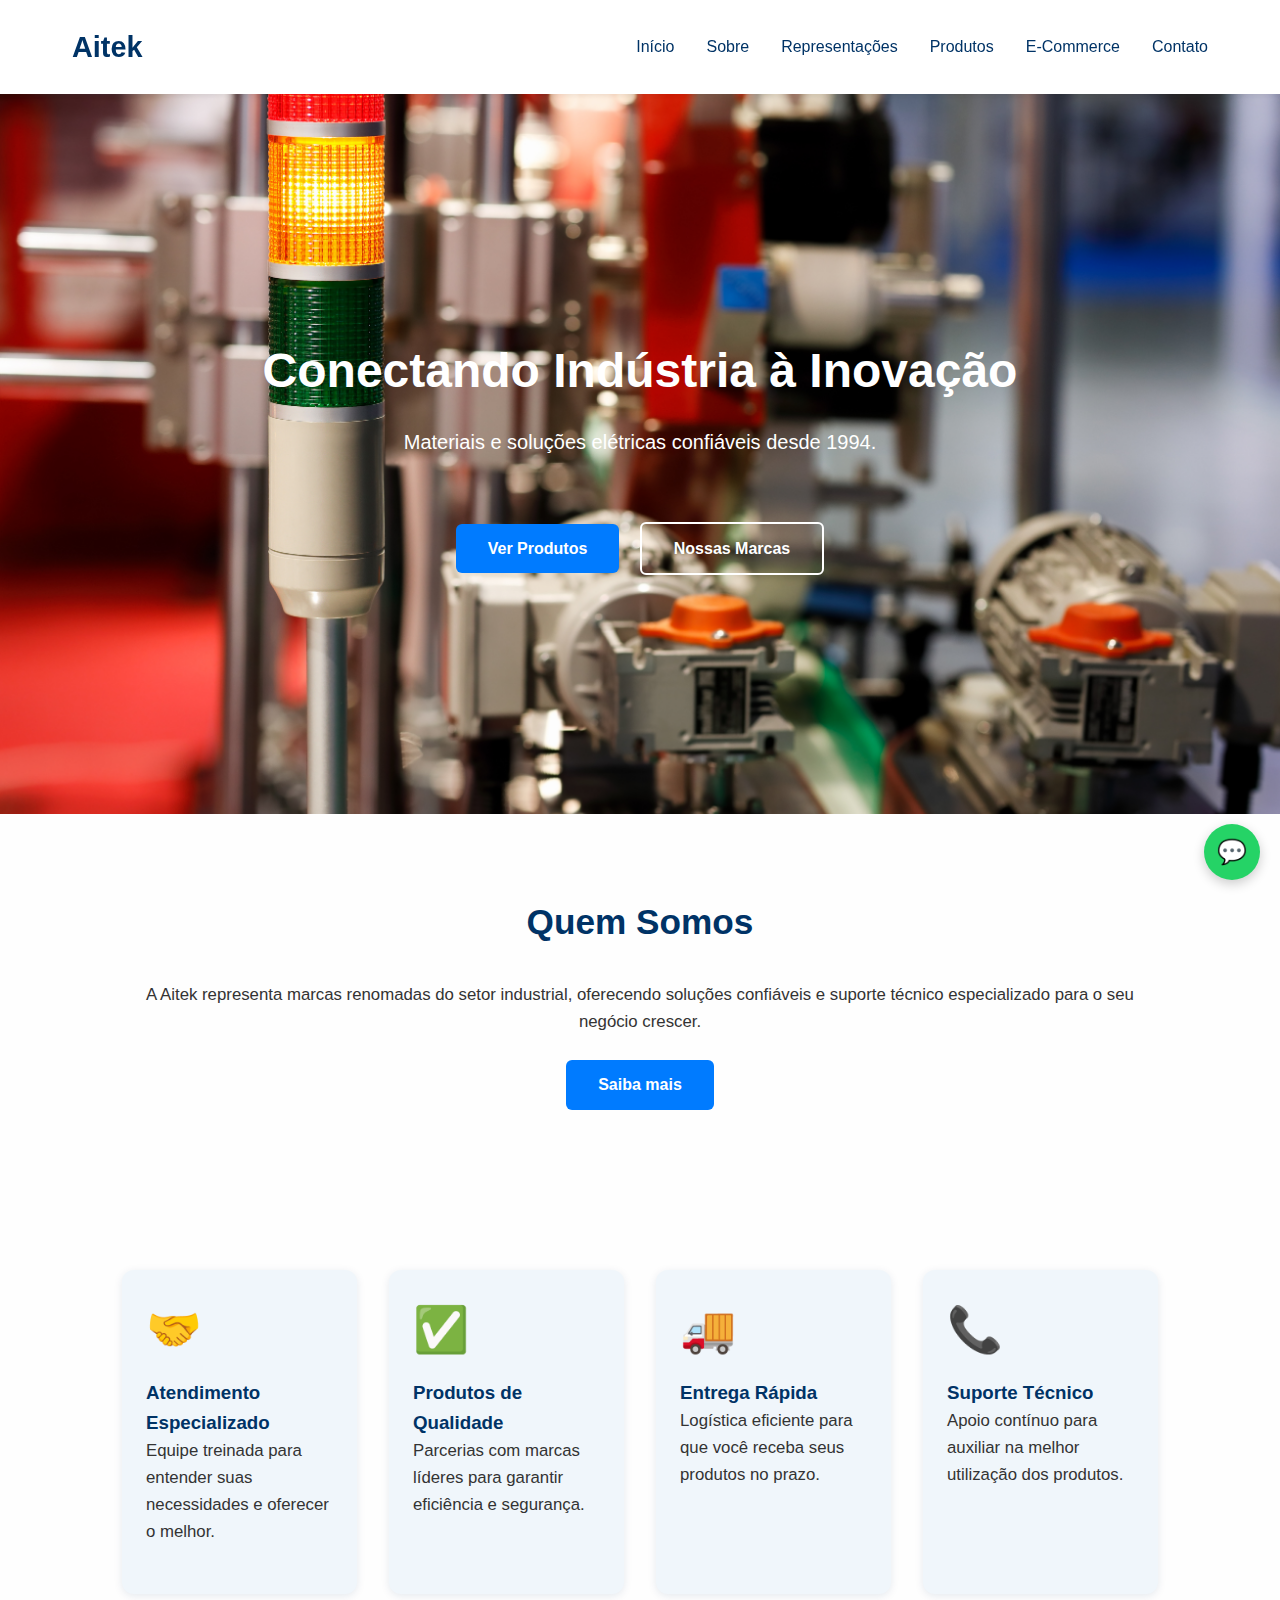
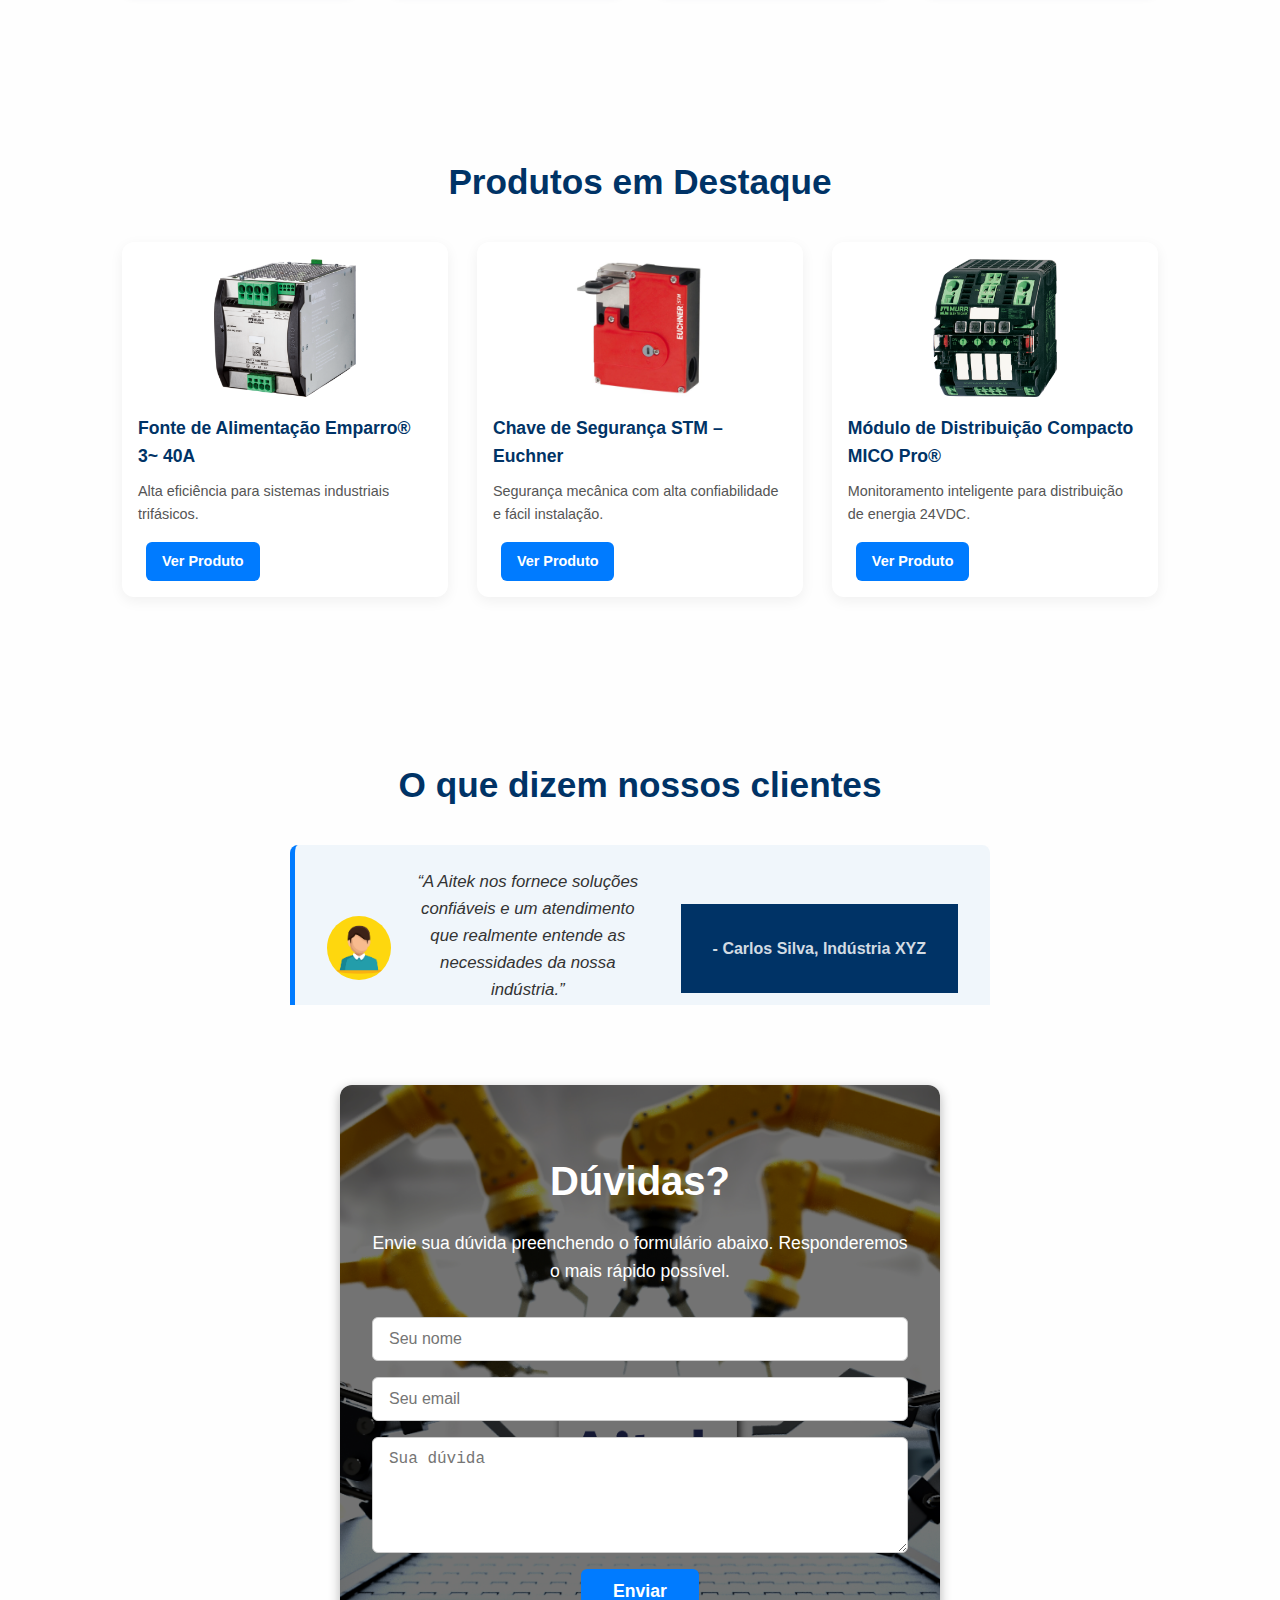
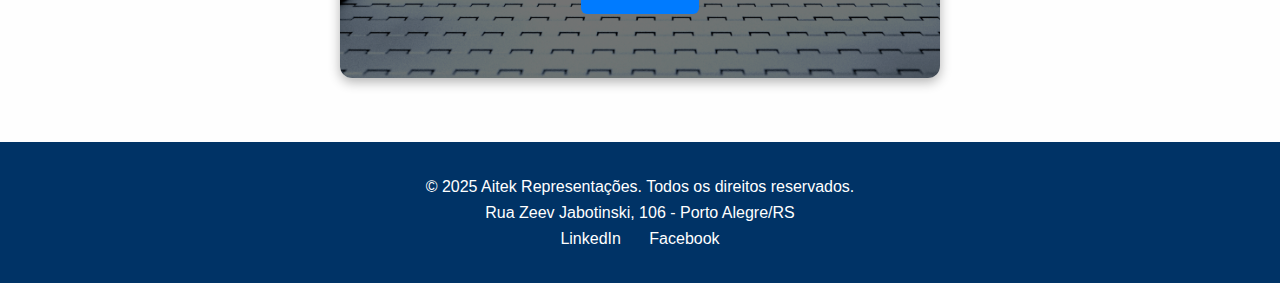
<file: Desktop/SiteNew/Site/index.html>
<!DOCTYPE html> <!-- Define o documento como HTML5 -->
<html lang="pt-BR"> <!-- Inicia o HTML, aponta que o idioma do conteúdo é português do Brasil -->
<head> <!-- Início da seção de metadados -->
  <meta charset="UTF-8" /> <!-- Define a codificação de caracteres como UTF-8 -->
  <meta name="viewport" content="width=device-width, initial-scale=1" /> <!-- Responsividade em dispositivos móveis -->
  <title>Aitek | Soluções Industriais</title> <!-- Título exibido na aba do navegador -->
  <link rel="stylesheet" href="design/style.css" /> <!-- Link para arquivo CSS externo -->
</head>
<body> <!-- Início do conteúdo visível da página -->

  <header> <!-- Tag semântica: seção de cabeçalho com navegação -->
    <div class="nav-container"> <!-- Container flexível para conter logo e menu -->
      <h1 class="logo">Aitek</h1> <!-- Título principal da página, estilizado como logo -->
      <nav class="navbar"> <!-- Tag semântica para navegação principal -->
        <ul class="nav-list"> <!-- Lista de itens de navegação -->
          <li><a href="index.html">Início</a></li> <!-- Link para a home -->
          <li><a href="sobre.html">Sobre</a></li> <!-- Link para página "Sobre" -->
          <li><a href="rep.html">Representações</a></li> <!-- Link para representar marcas -->
          <li><a href="produtos.html">Produtos</a></li> <!-- Link para oferecer catálogo de produtos -->
          <li><a href="ecommerce.html">E-Commerce</a></li> <!-- Link para loja online -->
          <li><a href="contato.html">Contato</a></li> <!-- Link para página de contato -->
        </ul>
      </nav>
    </div>
  </header>

  <main> <!-- Tag semântica: principal conteúdo da página -->

    <!-- Hero -->
    <section id="home" class="hero" style="background: url('img/capa1.png') center/cover no-repeat"> <!-- Seção de destaque inicial com imagem de fundo -->
      <h2>Conectando Indústria à Inovação</h2> <!-- Título chamativo centralizado -->
      <p>Materiais e soluções elétricas confiáveis desde 1994.</p> <!-- Subtítulo explicativo -->
      <div class="hero-actions"> <!-- Container para botões de ação no hero -->
        <a href="produtos.html" class="btn">Ver Produtos</a> <!-- Botão azul principal -->
        <a href="represent.html" class="btn-outline">Nossas Marcas</a> <!-- Botão de contorno -->
      </div>
    </section>

    <!-- Quem Somos -->
    <section id="quem-somos" class="section"> <!-- Seção instituindo a empresa -->
      <h2>Quem Somos</h2> <!-- Título da seção -->
      <p> <!-- Descrição da empresa -->
        A Aitek representa marcas renomadas do setor industrial, oferecendo
        soluções confiáveis e suporte técnico especializado para o seu negócio
        crescer.
      </p>
      <a href="sobre.html" class="btn">Saiba mais</a> <!-- Botão de call-to-action -->
    </section>

    <!-- Destaques -->
    <section id="destaques" class="section destaque-grid"> <!-- Seção que apresenta os pontos fortes da empresa -->
      <div class="item-destaque"> <!-- Card de destaque -->
        <span class="icone">🤝</span> <!-- Ícone ilustrativo -->
        <h3>Atendimento Especializado</h3> <!-- Título do serviço -->
        <p>Equipe treinada para entender suas necessidades e oferecer o melhor.</p> <!-- Descrição do serviço -->
      </div>
      <div class="item-destaque">
        <span class="icone">✅</span>
        <h3>Produtos de Qualidade</h3>
        <p>Parcerias com marcas líderes para garantir eficiência e segurança.</p>
      </div>
      <div class="item-destaque">
        <span class="icone">🚚</span>
        <h3>Entrega Rápida</h3>
        <p>Logística eficiente para que você receba seus produtos no prazo.</p>
      </div>
      <div class="item-destaque">
        <span class="icone">📞</span>
        <h3>Suporte Técnico</h3>
        <p>Apoio contínuo para auxiliar na melhor utilização dos produtos.</p>
      </div>
    </section>

    <!-- Produtos em destaque -->
    <section id="produtos-destaque" class="section"> <!-- Seção dedicada aos produtos principais -->
      <h2>Produtos em Destaque</h2> <!-- Título da seção -->
      <div class="produtos-grid"> <!-- Grade para cards de produtos -->
        <article class="produto"> <!-- Tag semântica: item individual de produto -->
          <img src="img/produto1.png" alt="Fonte Emparro 3~ 40A" /> <!-- Imagem do produto com descrição -->
          <h3>Fonte de Alimentação Emparro® 3~ 40A</h3> <!-- Nome do produto -->
          <p>Alta eficiência para sistemas industriais trifásicos.</p> <!-- Descrição curta -->
          <a href="produtos.html" class="btn">Ver Produto</a> <!-- Botão para ver detalhes -->
        </article>
        <article class="produto">
          <img src="img/produto2.png" alt="Chave de Segurança STM" />
          <h3>Chave de Segurança STM – Euchner</h3>
          <p>Segurança mecânica com alta confiabilidade e fácil instalação.</p>
          <a href="produtos.html" class="btn">Ver Produto</a>
        </article>
        <article class="produto">
          <img src="img/produto3.png" alt="Módulo MICO Pro®" />
          <h3>Módulo de Distribuição Compacto MICO Pro®</h3>
          <p>Monitoramento inteligente para distribuição de energia 24VDC.</p>
          <a href="produtos.html" class="btn">Ver Produto</a>
        </article>
      </div>
    </section> <!-- Fim da seção de produtos -->

    <!-- Depoimentos (carrossel com imagens) -->
    <section id="depoimentos" class="section"> <!-- Seção para avaliações de clientes -->
      <h2>O que dizem nossos clientes</h2> <!-- Título da seção -->
      <div class="depoimentos-carousel"> <!-- Container com rotação automática de slides -->
        <div class="depoimento active"> <!-- Slide ativo inicialmente -->
          <img src="img/perfil.jpg" alt="Carlos Silva" class="foto-cliente"> <!-- Foto do cliente -->
          <p>“A Aitek nos fornece soluções confiáveis e um atendimento que realmente entende as necessidades da nossa indústria.”</p> <!-- Texto do depoimento -->
          <footer>- Carlos Silva, Indústria XYZ</footer> <!-- Informações do cliente -->
        </div>
        <div class="depoimento">
          <img src="img/perfil2.jpg" alt="Ana Souza" class="foto-cliente">
          <p>“Produtos de qualidade e entrega rápida fazem toda a diferença em nossos projetos.”</p>
          <footer>- Ana Souza, Automação ABC</footer>
        </div>
        <div class="depoimento">
          <img src="img/perfil.jpg" alt="João Pereira" class="foto-cliente">
          <p>“Equipe extremamente profissional, sempre pronta para ajudar e com soluções rápidas.”</p>
          <footer>- João Pereira, Indústria 123</footer>
        </div>
      </div>
    </section>

    <!-- Área de Dúvidas com formulário -->
    <section id="duvidas" class="section duvidas-section"> <!-- Seção para dúvidas com estilo diferenciado -->
      <h2>Dúvidas?</h2> <!-- Título convidativo -->
      <p>Envie sua dúvida preenchendo o formulário abaixo. Responderemos o mais rápido possível.</p> <!-- Instrução para o usuário -->
      <form id="form-duvidas" action="mailto:contato@aitek.com.br" method="GET" enctype="text/plain" onsubmit="return enviarEmail(event)"> <!-- Formulário que monta mailto e abre cliente de email -->
        <input type="text" name="nome" placeholder="Seu nome" required /> <!-- Campo nome, obrigatório -->
        <input type="email" name="email" placeholder="Seu email" required /> <!-- Campo email, obrigatório -->
        <textarea name="mensagem" rows="5" placeholder="Sua dúvida" required></textarea> <!-- Campo de mensagem, obrigatório -->
        <button type="submit" class="btn">Enviar</button> <!-- Botão de envio estilizado -->
      </form>
    </section>

  </main> <!-- Fim do conteúdo principal -->

  <footer> <!-- Tag semântica: rodapé com informações institucionais -->
    <p>&copy; 2025 Aitek Representações. Todos os direitos reservados.</p> <!-- Aviso de direitos autorais -->
    <p>Rua Zeev Jabotinski, 106 - Porto Alegre/RS</p> <!-- Endereço da empresa -->
    <div class="social"> <!-- Área com links para redes sociais -->
      <a href="https://linkedin.com/company/aitekrs" target="_blank">LinkedIn</a> <!-- Link para LinkedIn -->
      <a href="https://facebook.com/aitekrs" target="_blank">Facebook</a> <!-- Link para Facebook -->
    </div>
  </footer>

  <!-- Botão flutuante do WhatsApp -->
  <a href="https://wa.me/5551999999999" class="whatsapp-float" target="_blank" aria-label="Fale conosco no WhatsApp">💬</a> <!-- Acesso rápido ao WhatsApp -->

  <script> <!-- Script para funcionalidades interativas -->
    // Carrossel depoimentos - troca automática a cada 4 segundos
    const depoimentos = document.querySelectorAll('.depoimento'); // Seleciona todos os elementos com classe .depoimento
    let indexAtivo = 0; // Índice inicial do depoimento visível

    function mostrarDepoimento(i) { // Função que ativa depoimento com base no índice
      depoimentos.forEach((dep, idx) => {
        dep.classList.toggle('active', idx === i); // Ativa somente o depoimento de índice igual ao parâmetro
      });
    }

    setInterval(() => { // Função que roda a cada 4000ms (4s)
      indexAtivo = (indexAtivo + 1) % depoimentos.length; // Cicla pelo índice dos depoimentos
      mostrarDepoimento(indexAtivo); // Exibe o próximo depoimento
    }, 4000);

    // Função para montar link mailto e disparar cliente de email
    function enviarEmail(event) {
      event.preventDefault(); // Previne comportamento padrão de envio
      const form = event.target; // Refere-se ao formulário enviado
      const nome = encodeURIComponent(form.nome.value); // Codifica o campo nome
      const email = encodeURIComponent(form.email.value); // Codifica o campo email
      const mensagem = encodeURIComponent(form.mensagem.value); // Codifica o campo mensagem

      const body = `Nome: ${nome}%0D%0AEmail: ${email}%0D%0AMensagem: ${mensagem}`; // Monta corpo do email com quebras de linha

      window.location.href = `mailto:contato@aitek.com.br?subject=Dúvida do Site&body=${body}`; // Abre cliente de email
      return false; // Evita qualquer outro envio
    }
  </script>
</body>
</html>
</file>
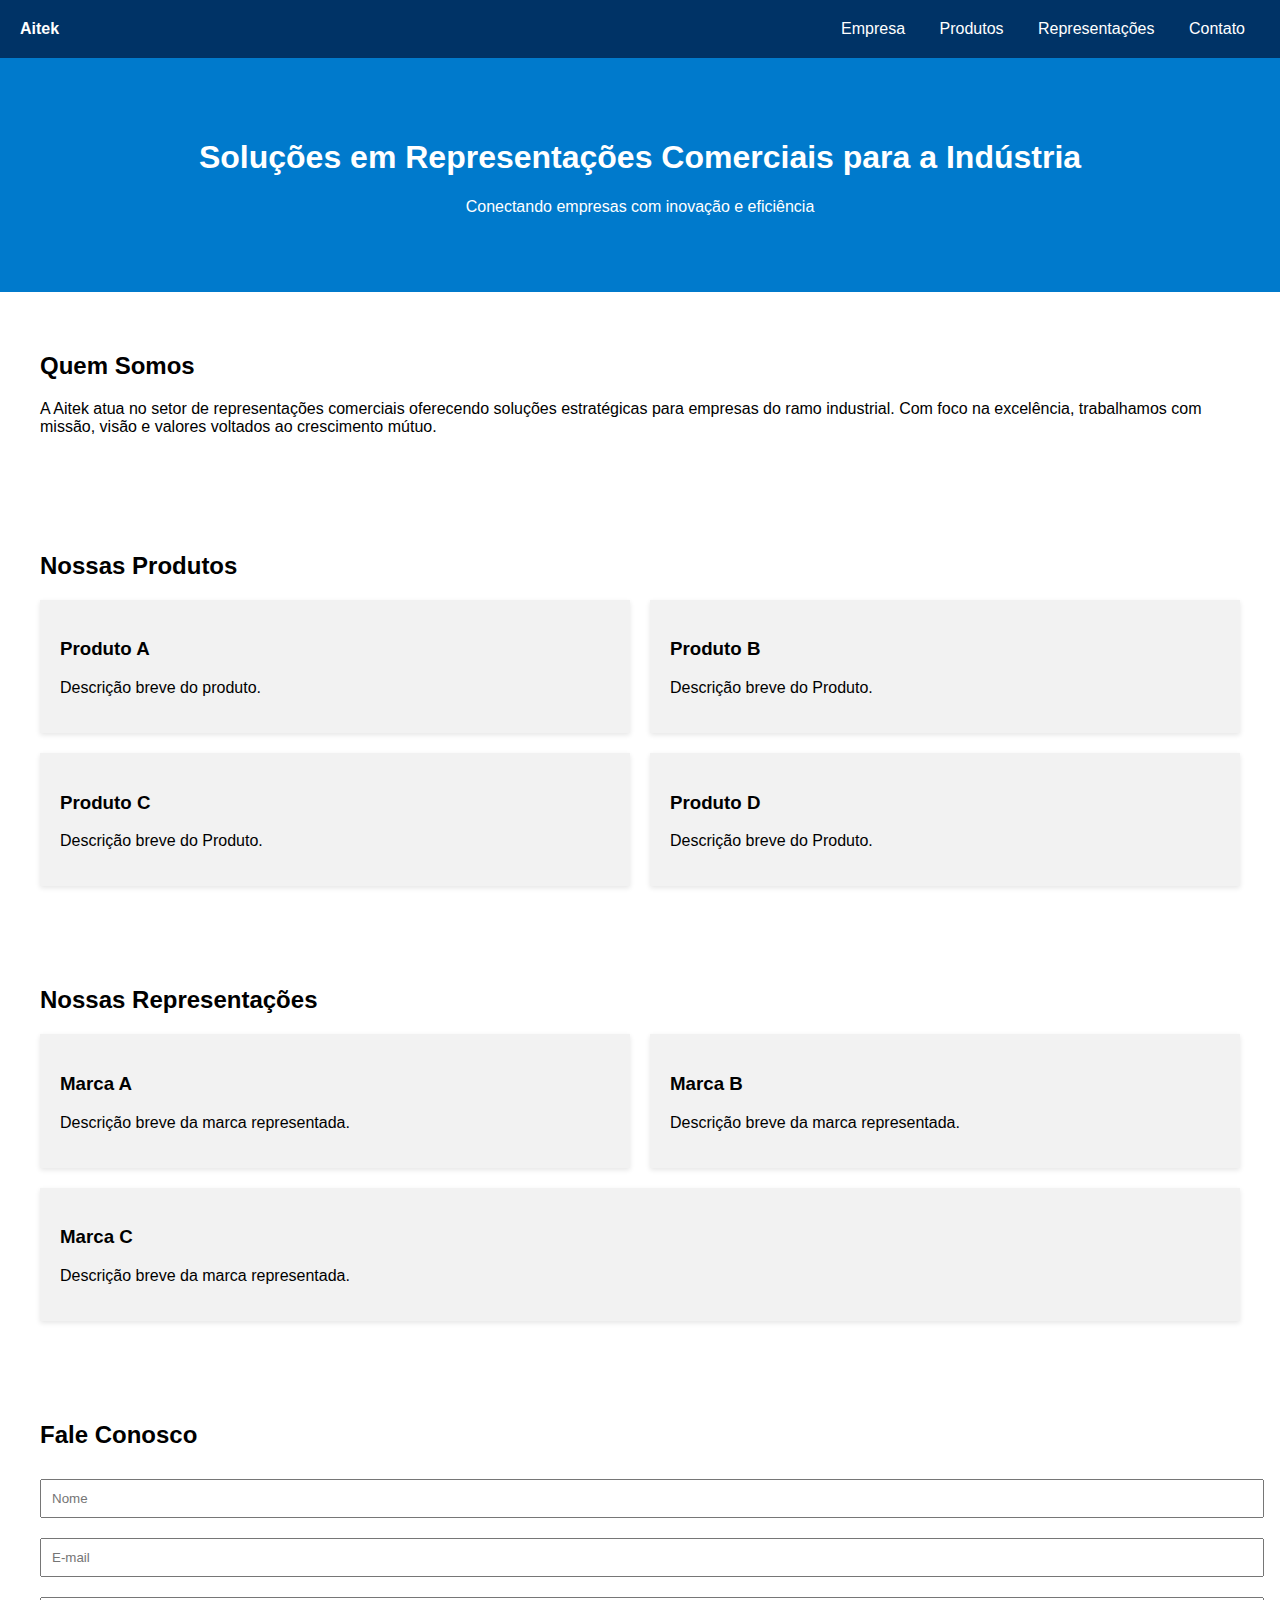
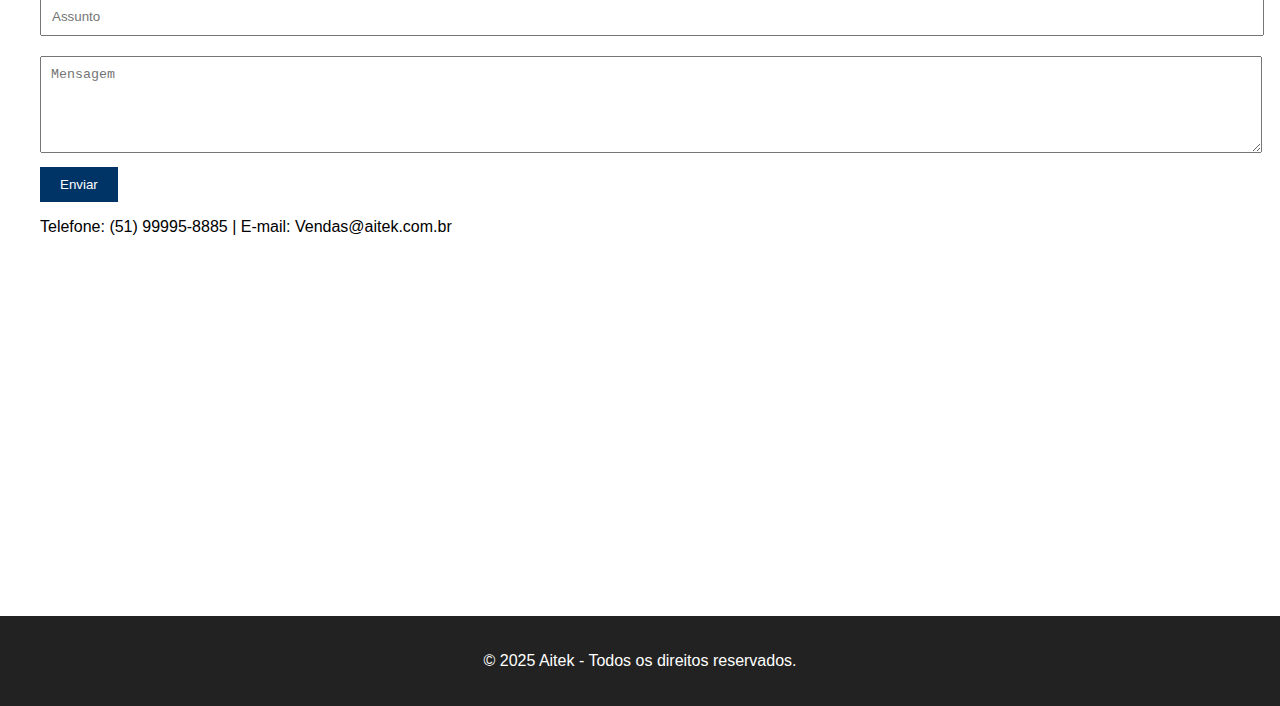
<file: home.html>
<!DOCTYPE html>
<html lang="pt-br">
<head>
  <meta charset="UTF-8">
  <meta name="viewport" content="width=device-width, initial-scale=1.0">
  <title>Aitek - Representações Comerciais</title>
  <link rel="stylesheet" href="./styles/stylemain.css">
</head>
<body>
  <header>
    <div><strong>Aitek</strong></div>
    <nav>
      <a href="#empresa">Empresa</a>
      <a href="#produtos">Produtos</a>
      <a href="#representacoes">Representações</a>
      <a href="#contato">Contato</a>
    </nav>
  </header>

  <div class="hero">
    <h1>Soluções em Representações Comerciais para a Indústria</h1>
    <p>Conectando empresas com inovação e eficiência</p>
  </div>

  <section id="empresa" class="about">
    <h2>Quem Somos</h2>
    <p>A Aitek atua no setor de representações comerciais oferecendo soluções estratégicas para empresas do ramo industrial. Com foco na excelência, trabalhamos com missão, visão e valores voltados ao crescimento mútuo.</p>
  </section>
  
  <section id="produtos" class="produtos">
    <h2>Nossas Produtos</h2>
    <div class="cards">
      <div class="card">
        <h3>Produto A</h3>
        <p>Descrição breve do produto.</p>
      </div>
      <div class="card">
        <h3>Produto B</h3>
        <p>Descrição breve do Produto.</p>
      </div>
      <div class="card">
        <h3>Produto C</h3>
        <p>Descrição breve do Produto.</p>
      </div>
      <div class="card">
        <h3>Produto D</h3>
        <p>Descrição breve do Produto.</p>
      </div>
    </div>
  </section>

  <section id="representacoes" class="representations">
    <h2>Nossas Representações</h2>
    <div class="cards">
      <div class="card">
        <h3>Marca A</h3>
        <p>Descrição breve da marca representada.</p>
      </div>
      <div class="card">
        <h3>Marca B</h3>
        <p>Descrição breve da marca representada.</p>
      </div>
      <div class="card">
        <h3>Marca C</h3>
        <p>Descrição breve da marca representada.</p>
      </div>
    </div>
  </section>

  <section id="contato" class="contact">
    <h2>Fale Conosco</h2>
    <form>
      <input type="text" placeholder="Nome" required>
      <input type="email" placeholder="E-mail" required>
      <input type="text" placeholder="Assunto">
      <textarea rows="5" placeholder="Mensagem"></textarea>
      <button type="submit">Enviar</button>
    </form>
    <p>Telefone: (51) 99995-8885 | E-mail: Vendas@aitek.com.br</p>
    <iframe src="https://www.google.com/maps/embed?..."></iframe>
  </section>

  <footer>
    <p>&copy; 2025 Aitek - Todos os direitos reservados.</p>
  </footer>
</body>
</html>
</file>
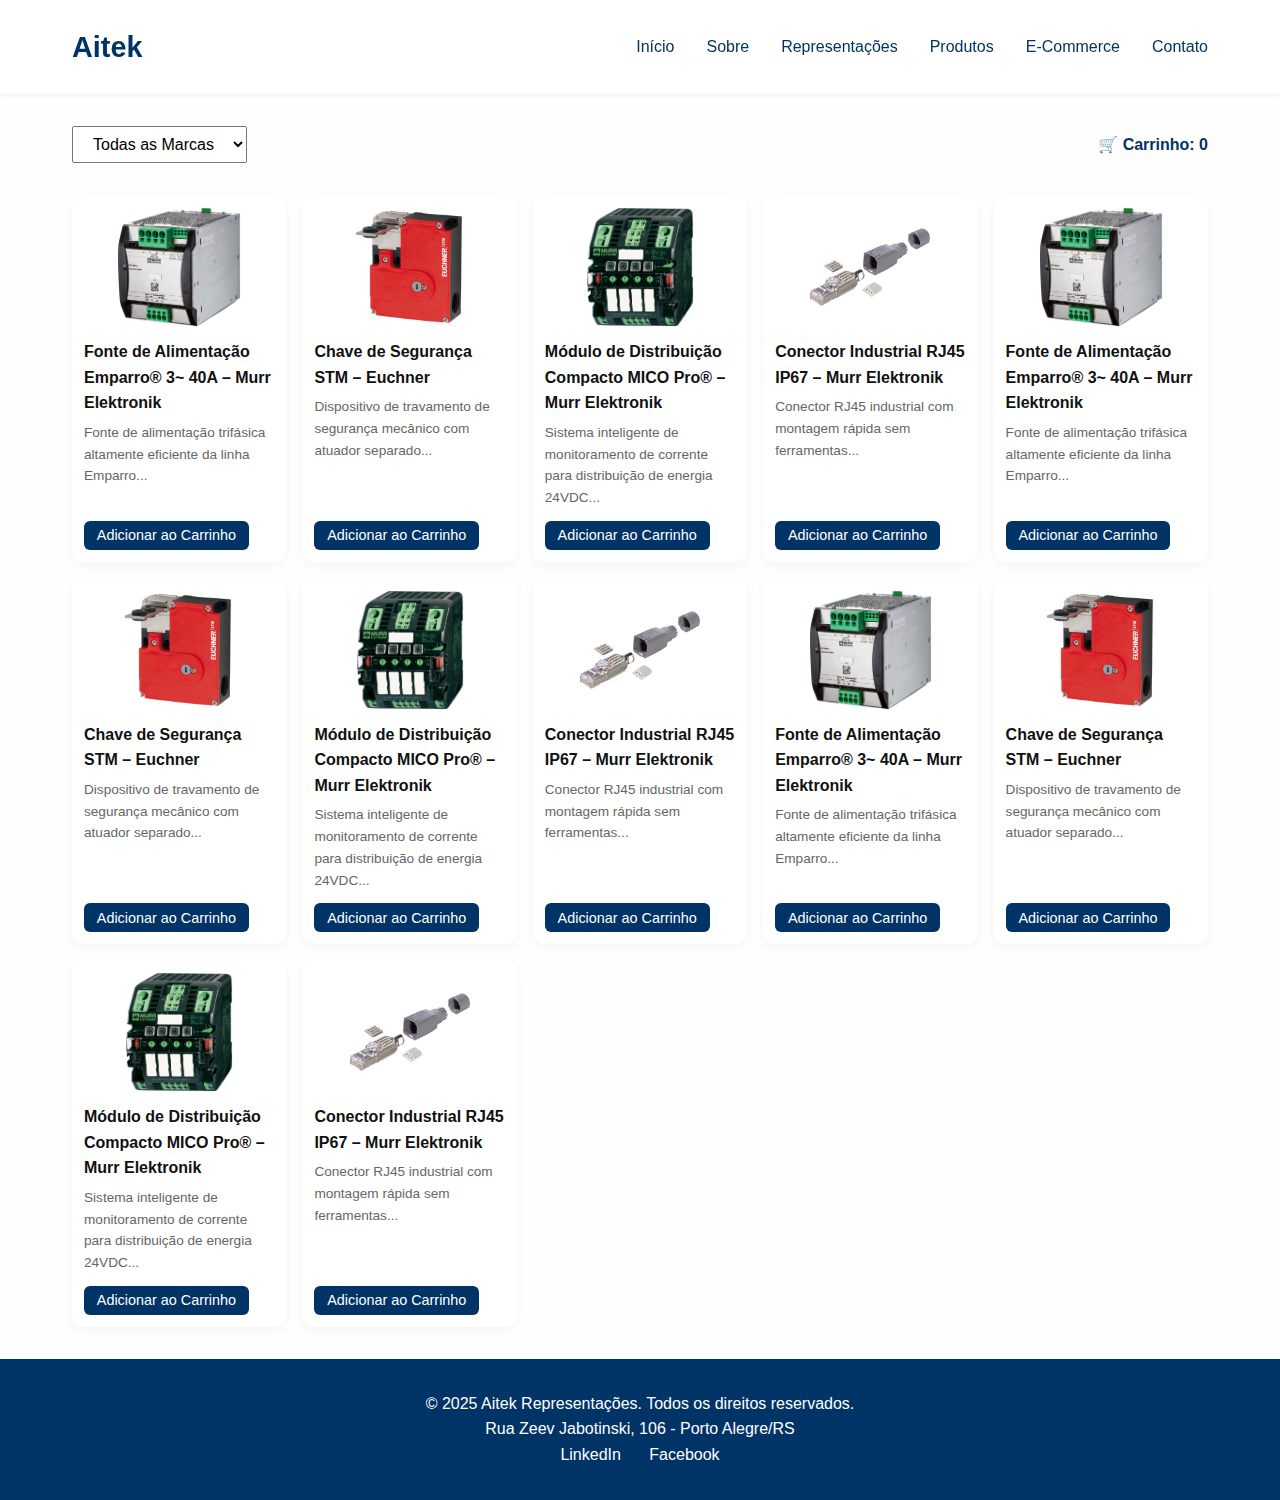
<file: Desktop/SiteNew/Site/produtos.html>
<!DOCTYPE html> <!-- Declara que este é um documento HTML5 -->
<html lang="pt-BR"> <!-- Elemento raiz do documento, idioma definido para português do Brasil -->
<head> <!-- Cabeçalho do documento, contém metadados e links -->
  <meta charset="UTF-8"> <!-- Define a codificação de caracteres para UTF-8 -->
  <meta name="viewport" content="width=device-width, initial-scale=1.0"> <!-- Configura a viewport para dispositivos móveis, garantindo responsividade -->
  <title>Catálogo de Produtos</title> <!-- Título da página exibido na aba do navegador -->
  <link rel="stylesheet" href="design/produtos.css"> <!-- Link para o arquivo CSS que estiliza esta página -->
</head>
<body> <!-- Corpo da página, onde o conteúdo visível fica -->

  <header> <!-- Cabeçalho do site, geralmente contém logo e navegação -->
    <div class="nav-container"> <!-- Contêiner para organizar o conteúdo do cabeçalho -->
      <h1 class="logo">Aitek</h1> <!-- Título principal da página/site, usado como logo -->
      <nav class="navbar"> <!-- Elemento de navegação principal -->
        <ul class="nav-list"> <!-- Lista não ordenada contendo links do menu -->
          <li><a href="index.html">Início</a></li> <!-- Link para página inicial -->
          <li><a href="sobre.html">Sobre</a></li> <!-- Link para página sobre a empresa -->
          <li><a href="represent.html">Representações</a></li> <!-- Link para página de representações -->
          <li><a href="produtos.html">Produtos</a></li> <!-- Link para página de produtos (atual) -->
          <li><a href="ecommerce.html">E-Commerce</a></li> <!-- Link para loja online -->
          <li><a href="contato.html">Contato</a></li> <!-- Link para página de contato -->
        </ul>
      </nav>
    </div>
  </header>

  <div class="top-bar"> <!-- Barra superior para filtros e carrinho -->
    <select class="filtro"> <!-- Menu suspenso para filtro por marca -->
      <option value="todos">Todas as Marcas</option> <!-- Opção para mostrar todos os produtos -->
      <option value="murr">Murr Elektronik</option> <!-- Opção para filtrar produtos da marca Murr -->
      <option value="euchner">Euchner</option> <!-- Opção para filtrar produtos da marca Euchner -->
    </select>
    <div class="carrinho"> <!-- Exibição do status do carrinho de compras -->
      🛒 Carrinho: <span class="contador">0</span> <!-- Ícone de carrinho e contador de itens -->
    </div>
  </div>

  <main class="catalogo"> <!-- Conteúdo principal: catálogo de produtos -->
    <div class="produto murr"> <!-- Produto com classe indicando a marca (Murr) -->
      <img src="img/produto1.png" alt="Produto 1"> <!-- Imagem do produto com texto alternativo -->
      <h2>Fonte de Alimentação Emparro® 3~ 40A – Murr Elektronik</h2> <!-- Nome/título do produto -->
      <p>Fonte de alimentação trifásica altamente eficiente da linha Emparro...</p> <!-- Descrição breve do produto -->
      <button>Adicionar ao Carrinho</button> <!-- Botão para adicionar o produto ao carrinho -->
    </div>

    <div class="produto euchner"> <!-- Produto da marca Euchner -->
      <img src="img/produto2.png" alt="Produto 2">
      <h2>Chave de Segurança STM – Euchner</h2>
      <p>Dispositivo de travamento de segurança mecânico com atuador separado...</p>
      <button>Adicionar ao Carrinho</button>
    </div>

    <div class="produto murr">
      <img src="img/produto3.png" alt="Produto 3">
      <h2>Módulo de Distribuição Compacto MICO Pro® – Murr Elektronik</h2>
      <p>Sistema inteligente de monitoramento de corrente para distribuição de energia 24VDC...</p>
      <button>Adicionar ao Carrinho</button>
    </div>

    <div class="produto murr">
      <img src="img/produto4.jpg" alt="Produto 4">
      <h2>Conector Industrial RJ45 IP67 – Murr Elektronik</h2>
      <p>Conector RJ45 industrial com montagem rápida sem ferramentas...</p>
      <button>Adicionar ao Carrinho</button>
    </div>

    <!-- Repetição dos produtos acima para preencher catálogo -->

    <div class="produto murr">
      <img src="img/produto1.png" alt="Produto 1">
      <h2>Fonte de Alimentação Emparro® 3~ 40A – Murr Elektronik</h2>
      <p>Fonte de alimentação trifásica altamente eficiente da linha Emparro...</p>
      <button>Adicionar ao Carrinho</button>
    </div>

    <div class="produto euchner">
      <img src="img/produto2.png" alt="Produto 2">
      <h2>Chave de Segurança STM – Euchner</h2>
      <p>Dispositivo de travamento de segurança mecânico com atuador separado...</p>
      <button>Adicionar ao Carrinho</button>
    </div>

    <div class="produto murr">
      <img src="img/produto3.png" alt="Produto 3">
      <h2>Módulo de Distribuição Compacto MICO Pro® – Murr Elektronik</h2>
      <p>Sistema inteligente de monitoramento de corrente para distribuição de energia 24VDC...</p>
      <button>Adicionar ao Carrinho</button>
    </div>

    <div class="produto murr">
      <img src="img/produto4.jpg" alt="Produto 4">
      <h2>Conector Industrial RJ45 IP67 – Murr Elektronik</h2>
      <p>Conector RJ45 industrial com montagem rápida sem ferramentas...</p>
      <button>Adicionar ao Carrinho</button>
    </div>

    <div class="produto murr">
      <img src="img/produto1.png" alt="Produto 1">
      <h2>Fonte de Alimentação Emparro® 3~ 40A – Murr Elektronik</h2>
      <p>Fonte de alimentação trifásica altamente eficiente da linha Emparro...</p>
      <button>Adicionar ao Carrinho</button>
    </div>

    <div class="produto euchner">
      <img src="img/produto2.png" alt="Produto 2">
      <h2>Chave de Segurança STM – Euchner</h2>
      <p>Dispositivo de travamento de segurança mecânico com atuador separado...</p>
      <button>Adicionar ao Carrinho</button>
    </div>

    <div class="produto murr">
      <img src="img/produto3.png" alt="Produto 3">
      <h2>Módulo de Distribuição Compacto MICO Pro® – Murr Elektronik</h2>
      <p>Sistema inteligente de monitoramento de corrente para distribuição de energia 24VDC...</p>
      <button>Adicionar ao Carrinho</button>
    </div>

    <div class="produto murr">
      <img src="img/produto4.jpg" alt="Produto 4">
      <h2>Conector Industrial RJ45 IP67 – Murr Elektronik</h2>
      <p>Conector RJ45 industrial com montagem rápida sem ferramentas...</p>
      <button>Adicionar ao Carrinho</button>
    </div>
  </main>

  <footer> <!-- Rodapé da página -->
    <p>&copy; 2025 Aitek Representações. Todos os direitos reservados.</p> <!-- Direitos autorais -->
    <p>Rua Zeev Jabotinski, 106 - Porto Alegre/RS</p> <!-- Endereço da empresa -->
    <div class="social"> <!-- Links para redes sociais -->
      <a href="https://linkedin.com/company/aitekrs" target="_blank">LinkedIn</a> <!-- Link para LinkedIn, abre em nova aba -->
      <a href="https://facebook.com/aitekrs" target="_blank">Facebook</a> <!-- Link para Facebook, abre em nova aba -->
    </div>
  </footer>
</body>
</html>
</file>
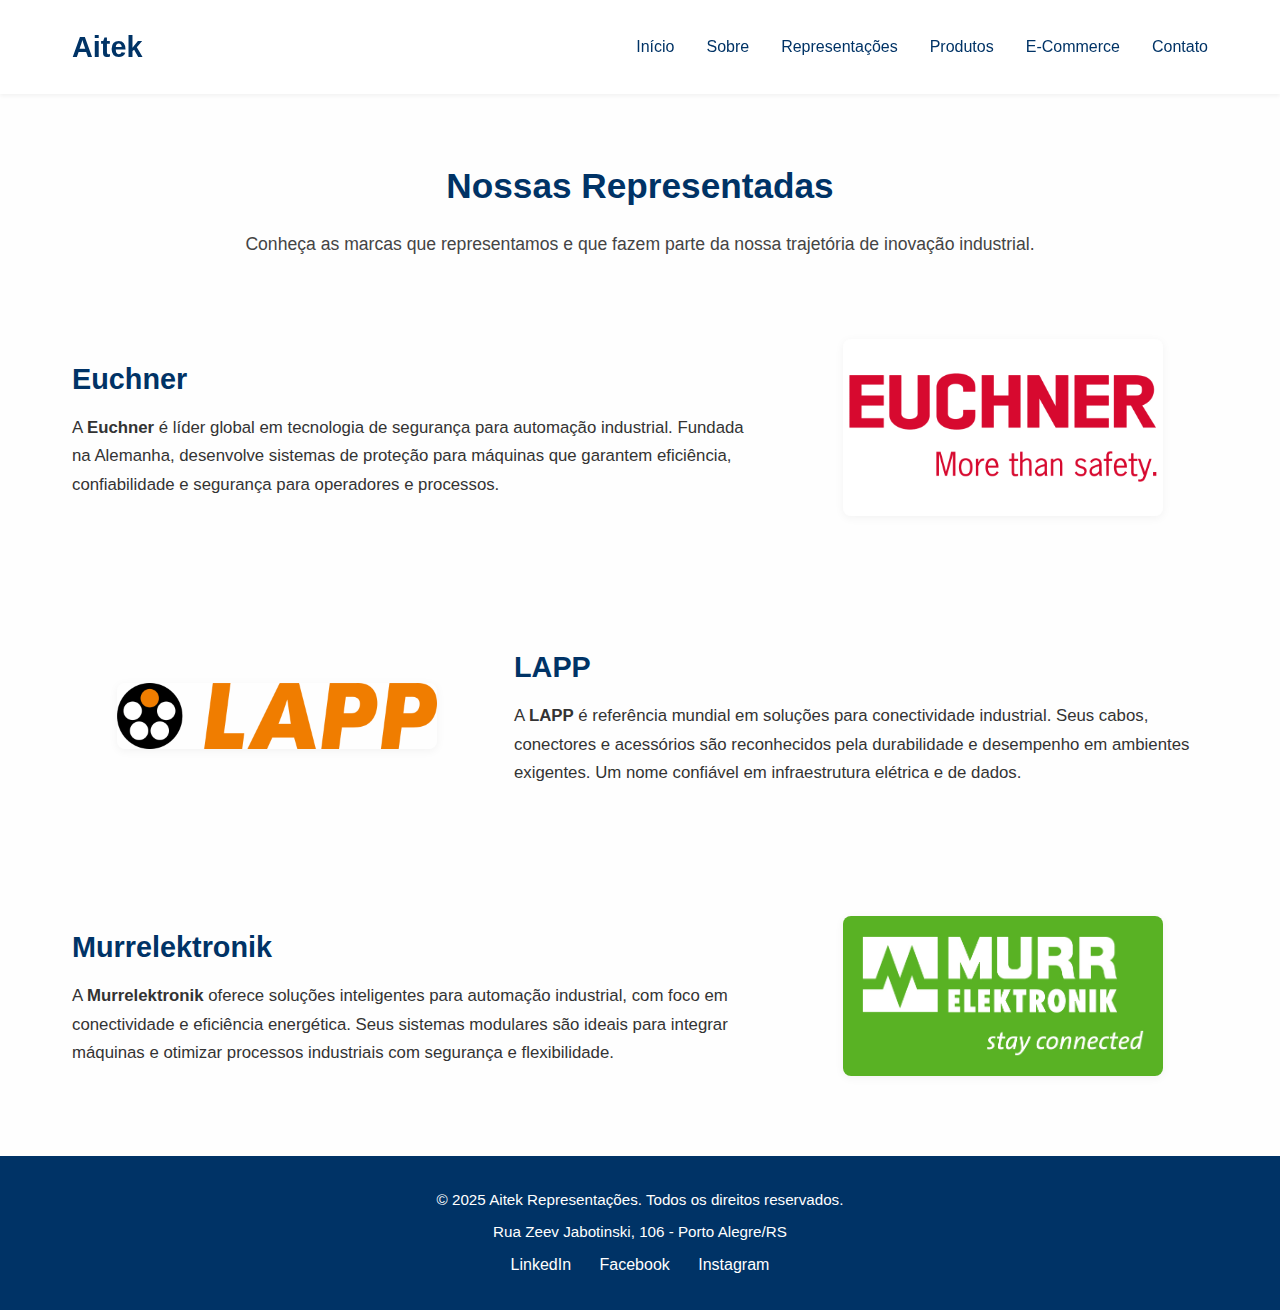
<file: Desktop/SiteNew/Site/represent.html>
<!DOCTYPE html> <!-- Declara que este documento é HTML5 -->
<html lang="pt-BR"> <!-- Elemento raiz do documento; idioma português do Brasil -->
<head> <!-- Cabeçalho do documento, contém metadados -->
  <meta charset="UTF-8" /> <!-- Define a codificação de caracteres para UTF-8 -->
  <meta name="viewport" content="width=device-width, initial-scale=1" /> <!-- Responsividade: viewport para dispositivos móveis -->
  <title>Representadas | Aitek</title> <!-- Título da página que aparece na aba do navegador -->
  <link rel="stylesheet" href="design/represent.css" /> <!-- Link para o arquivo CSS que estiliza esta página -->
</head>
<body> <!-- Corpo da página, conteúdo visível -->

  <!-- Header com navegação -->
  <header> <!-- Cabeçalho do site, inclui logo e menu principal -->
    <div class="nav-container"> <!-- Contêiner para organizar o cabeçalho -->
      <h1 class="logo">Aitek</h1> <!-- Logo da empresa, marcado como título principal -->
      <nav class="navbar"> <!-- Elemento de navegação -->
        <ul class="nav-list"> <!-- Lista de links para navegação -->
          <li><a href="index.html">Início</a></li> <!-- Link para a página inicial -->
          <li><a href="sobre.html">Sobre</a></li> <!-- Link para página "Sobre" -->
          <li><a href="represent.html">Representações</a></li> <!-- Link para página atual "Representações" -->
          <li><a href="produtos.html">Produtos</a></li> <!-- Link para página de produtos -->
          <li><a href="ecommerce.html">E-Commerce</a></li> <!-- Link para loja online -->
          <li><a href="contato.html">Contato</a></li> <!-- Link para página de contato -->
        </ul>
      </nav>
    </div>
  </header>

  <!-- Conteúdo principal -->
  <main> <!-- Conteúdo principal da página -->
    <section class="section intro"> <!-- Seção introdutória -->
      <h2>Nossas Representadas</h2> <!-- Título da seção -->
      <p>Conheça as marcas que representamos e que fazem parte da nossa trajetória de inovação industrial.</p> <!-- Texto introdutório -->
    </section>

    <!-- Empresa 1: Euchner - Imagem à direita -->
    <section class="empresa-section horizontal img-right"> <!-- Seção de empresa com layout horizontal e imagem à direita -->
      <div class="empresa-text"> <!-- Área de texto da empresa -->
        <h2>Euchner</h2> <!-- Nome da empresa -->
        <p>
          A <strong>Euchner</strong> é líder global em tecnologia de segurança para automação industrial. Fundada na Alemanha, desenvolve sistemas de proteção para máquinas que garantem eficiência, confiabilidade e segurança para operadores e processos.
        </p> <!-- Descrição da empresa -->
      </div>
      <div class="empresa-img-wrapper"> <!-- Contêiner para imagem da empresa -->
        <img class="empresa-img" src="img/logoRep1.png" alt="Logo da empresa Euchner" /> <!-- Logo da empresa Euchner -->
      </div>
    </section>

    <!-- Empresa 2: LAPP - Imagem à esquerda -->
    <section class="empresa-section horizontal img-left"> <!-- Seção com layout horizontal e imagem à esquerda -->
      <div class="empresa-img-wrapper"> <!-- Contêiner para a imagem da empresa -->
        <img class="empresa-img" src="img/logoRep2.png" alt="Logo da empresa LAPP" /> <!-- Logo da empresa LAPP -->
      </div>
      <div class="empresa-text"> <!-- Área de texto -->
        <h2>LAPP</h2> <!-- Nome da empresa -->
        <p>
          A <strong>LAPP</strong> é referência mundial em soluções para conectividade industrial. Seus cabos, conectores e acessórios são reconhecidos pela durabilidade e desempenho em ambientes exigentes. Um nome confiável em infraestrutura elétrica e de dados.
        </p> <!-- Descrição da empresa -->
      </div>
    </section>

    <!-- Empresa 3: Murrelektronik - Imagem à direita -->
    <section class="empresa-section horizontal img-right"> <!-- Seção horizontal com imagem à direita -->
      <div class="empresa-text"> <!-- Texto da empresa -->
        <h2>Murrelektronik</h2> <!-- Nome da empresa -->
        <p>
          A <strong>Murrelektronik</strong> oferece soluções inteligentes para automação industrial, com foco em conectividade e eficiência energética. Seus sistemas modulares são ideais para integrar máquinas e otimizar processos industriais com segurança e flexibilidade.
        </p> <!-- Descrição -->
      </div>
      <div class="empresa-img-wrapper"> <!-- Contêiner da imagem -->
        <img class="empresa-img" src="img/logoRep3.png" alt="Logo da empresa Murrelektronik" /> <!-- Logo da empresa -->
      </div>
    </section>
  </main>

  <!-- Rodapé com mapa, contato e redes -->
  <footer> <!-- Rodapé da página -->
    <div class="footer-info"> <!-- Contêiner com informações do rodapé -->
      <p>&copy; 2025 Aitek Representações. Todos os direitos reservados.</p> <!-- Direitos autorais -->
      <p>Rua Zeev Jabotinski, 106 - Porto Alegre/RS</p> <!-- Endereço da empresa -->
      <div class="social"> <!-- Links para redes sociais -->
        <a href="https://linkedin.com/company/aitekrs" target="_blank">LinkedIn</a> <!-- Link para LinkedIn abre em nova aba -->
        <a href="https://facebook.com/aitekrs" target="_blank">Facebook</a> <!-- Link para Facebook abre em nova aba -->
        <a href="https://instagram.com/aitekrs" target="_blank">Instagram</a> <!-- Link para Instagram abre em nova aba -->
      </div>
    </div>
  </footer>

</body>
</html>
</file>
<file: styles/stylemain.css>
body { 
     font-family: Arial, sans-serif;
     margin: 0; 
     padding: 0;
     }

header { 
     background-color: #003366;
     color: white; 
     padding: 20px; 
     display: flex; 
     justify-content: space-between; 
     align-items: center;
     }

nav a { 
     color: white; 
     margin: 0 15px; 
     text-decoration: none;
     }

.hero { 
     background: #007ACC; 
     color: white; 
     text-align: center; 
     padding: 60px 20px;
     }

section { 
     padding: 40px 20px;
    }

.about, .produtos, .contact{
     max-width: 1200px; 
     margin: auto;
} 

.about, .representations, .contact { 
     max-width: 1200px; 
     margin: auto;
     }

.cards { 
     display: flex; 
     flex-wrap: wrap; 
     gap: 20px;
    }

.card { 
     background: #f2f2f2; 
     padding: 20px; 
     flex: 1 1 calc(33% - 40px); 
     box-shadow: 0 2px 5px rgba(0,0,0,0.1); 
    }

form input, form textarea { 
     width: 100%; 
     padding: 10px; 
     margin: 10px 0; 
    }

form button { 
     padding: 10px 20px; 
     background: #003366; 
     color: white; 
     border: none; 
     cursor: pointer;
     }

footer { 
    background: #222; 
    color: white; 
    text-align: center; 
    padding: 20px;
     }

iframe { 
    width: 100%; 
    height: 300px; 
    border: none; 
    margin-top: 20px;
    }
</file>
<file: Desktop/SiteNew/Site/design/style.css>
/* Reset */
/* Aplica margem e padding zero para todos os elementos, e ajusta o box-sizing para border-box para facilitar o cálculo de larguras e alturas */
* {
  margin: 0; /* Remove margens padrão */
  padding: 0; /* Remove padding padrão */
  box-sizing: border-box; /* Faz o padding e a borda entrarem no cálculo da largura e altura */
}

/* Estilos para o corpo da página */
body {
  font-family: 'Inter', sans-serif; /* Define a fonte principal da página */
  color: #1a1a1a; /* Cor padrão do texto */
  background-color: #fefefe; /* Cor de fundo branca clara */
  line-height: 1.6; /* Altura da linha para facilitar leitura */
  scroll-behavior: smooth; /* Rola a página suavemente em âncoras */
}

/* Cabeçalho */
header {
  background-color: #fff; /* Fundo branco para o cabeçalho */
  box-shadow: 0 2px 4px rgba(0,0,0,0.05); /* Sombra sutil abaixo do cabeçalho */
  position: sticky; /* Fixação do cabeçalho no topo da página ao rolar */
  top: 0; /* Posiciona no topo da viewport */
  z-index: 999; /* Garante que o cabeçalho fique acima de outros elementos */
}

/* Container da navegação */
.nav-container {
  display: flex; /* Usa flexbox para alinhamento dos itens */
  justify-content: space-between; /* Espaça os itens igualmente entre as extremidades */
  align-items: center; /* Alinha verticalmente ao centro */
  padding: 1.5rem 2rem; /* Espaçamento interno */
  max-width: 1200px; /* Largura máxima do container */
  margin: 0 auto; /* Centraliza horizontalmente */
}

/* Logo */
.logo {
  font-size: 1.8rem; /* Tamanho da fonte maior */
  font-weight: bold; /* Negrito */
  color: #003366; /* Cor azul escuro */
}

/* Lista dentro da navbar */
.navbar ul {
  list-style: none; /* Remove marcadores de lista */
  display: flex; /* Alinha os itens horizontalmente */
  gap: 2rem; /* Espaçamento entre os itens */
}

/* Links da navbar */
.navbar a {
  text-decoration: none; /* Remove sublinhado dos links */
  color: #003366; /* Cor azul escuro */
  font-weight: 500; /* Peso médio da fonte */
  transition: 0.3s; /* Transição suave para efeitos hover */
}

/* Efeito hover nos links da navbar */
.navbar a:hover {
  color: #007BFF; /* Muda cor para azul claro ao passar o mouse */
}

/* Seção Hero */
.hero {
  color: white; /* Texto branco */
  text-align: center; /* Centraliza o texto */
  padding: 6rem 2rem; /* Espaçamento interno */
  display: flex; /* Usa flexbox para layout interno */
  flex-direction: column; /* Organiza os filhos em coluna */
  justify-content: center; /* Centraliza verticalmente o conteúdo */
  min-height: 80vh; /* Altura mínima de 80% da viewport */
}

/* Título principal do Hero */
.hero h2 {
  font-size: 3rem; /* Tamanho grande da fonte */
  margin-bottom: 1rem; /* Espaço abaixo do título */
  animation: fadeInDown 1s ease-out; /* Animação de entrada descendo */
}

/* Parágrafo do Hero */
.hero p {
  font-size: 1.25rem; /* Tamanho médio da fonte */
  margin-bottom: 2.5rem; /* Espaço abaixo do parágrafo */
  animation: fadeInUp 1s ease-out; /* Animação de entrada subindo */
}

/* Container das ações no Hero */
.hero-actions {
  margin-top: 1.5rem; /* Espaço acima */
}

/* Botões gerais */
.btn, .btn-outline {
  padding: 0.75rem 2rem; /* Espaçamento interno */
  border-radius: 6px; /* Bordas arredondadas */
  font-weight: 600; /* Fonte semi-negrito */
  text-decoration: none; /* Remove sublinhado */
  margin: 0 0.5rem; /* Margem horizontal */
  transition: 0.3s; /* Transição suave para mudanças */
  display: inline-block; /* Exibe como bloco inline */
  cursor: pointer; /* Cursor em forma de mãozinha */
}

/* Botão primário */
.btn {
  background-color: #007BFF; /* Fundo azul */
  color: white; /* Texto branco */
  border: none; /* Sem borda */
}

/* Botão primário ao passar o mouse */
.btn:hover {
  background-color: #0056b3; /* Azul mais escuro */
}

/* Botão outline (contorno) */
.btn-outline {
  border: 2px solid white; /* Borda branca */
  color: white; /* Texto branco */
  background: transparent; /* Fundo transparente */
}

/* Botão outline ao passar o mouse */
.btn-outline:hover {
  background: white; /* Fundo branco */
  color: #003366; /* Texto azul escuro */
}

/* Seções gerais */
.section {
  padding: 5rem 2rem; /* Espaçamento interno */
  max-width: 1100px; /* Largura máxima */
  margin: auto; /* Centraliza horizontalmente */
  text-align: center; /* Centraliza o texto */
}

/* Títulos das seções */
.section h2 {
  font-size: 2.2rem; /* Tamanho da fonte */
  color: #003366; /* Azul escuro */
  margin-bottom: 2rem; /* Espaço abaixo */
}

/* Parágrafos das seções */
.section p {
  margin-bottom: 1.5rem; /* Espaço abaixo */
  font-size: 1.05rem; /* Tamanho da fonte */
  color: #333; /* Cinza escuro */
}

/* Grid para destaques */
.destaque-grid {
  display: grid; /* Usa grid layout */
  grid-template-columns: repeat(auto-fit, minmax(220px, 1fr)); /* Colunas responsivas */
  gap: 2rem; /* Espaço entre colunas e linhas */
  text-align: left; /* Alinha texto à esquerda */
  color: #003366; /* Cor azul escuro */
}

/* Item de destaque individual */
.item-destaque {
  background: #f0f6fb; /* Fundo azul muito claro */
  border-radius: 12px; /* Bordas arredondadas */
  padding: 1.5rem; /* Espaçamento interno */
  box-shadow: 0 2px 8px rgba(0, 51, 102, 0.1); /* Sombra leve */
  transition: transform 0.3s ease; /* Transição suave para transformação */
}

/* Efeito hover do item de destaque */
.item-destaque:hover {
  transform: translateY(-6px); /* Levanta o item */
}

/* Ícone dentro do item destaque */
.item-destaque .icone {
  font-size: 2.8rem; /* Tamanho grande do ícone */
  display: block; /* Exibe como bloco */
  margin-bottom: 0.8rem; /* Espaço abaixo do ícone */
}

/* Grid para produtos */
.produtos-grid {
  display: grid; /* Grid layout */
  grid-template-columns: repeat(auto-fit, minmax(250px, 1fr)); /* Colunas responsivas */
  gap: 1.8rem; /* Espaçamento */
  margin-top: 2rem; /* Espaço acima */
  text-align: left; /* Alinha texto à esquerda */
}

/* Cartão de produto */
.produto {
  background: white; /* Fundo branco */
  border-radius: 12px; /* Bordas arredondadas */
  box-shadow: 0 4px 14px rgba(0, 0, 0, 0.06); /* Sombra suave */
  padding: 1rem; /* Espaçamento interno */
  display: flex; /* Flexbox para organizar conteúdo */
  flex-direction: column; /* Conteúdo em coluna */
  justify-content: space-between; /* Espaça os itens verticalmente */
  height: 100%; /* Ocupa altura total possível */
  transition: transform 0.3s ease; /* Transição suave */
}

/* Hover no cartão do produto */
.produto:hover {
  transform: translateY(-6px); /* Levanta o cartão */
}

/* Imagem do produto */
.produto img {
  max-width: 100%; /* Largura máxima 100% do container */
  height: 140px; /* Altura fixa */
  object-fit: contain; /* Mantém proporção dentro da área */
  border-radius: 8px; /* Bordas arredondadas */
  margin-bottom: 1rem; /* Espaço abaixo da imagem */
}

/* Título do produto */
.produto h3 {
  font-size: 1.1rem; /* Tamanho da fonte */
  margin-bottom: 0.6rem; /* Espaço abaixo */
  color: #003366; /* Azul escuro */
}

/* Descrição do produto */
.produto p {
  font-size: 0.9rem; /* Fonte menor */
  color: #555; /* Cinza médio */
  flex-grow: 1; /* Cresce para preencher espaço vertical */
  margin-bottom: 1rem; /* Espaço abaixo */
}

/* Botão dentro do produto */
.produto .btn {
  align-self: flex-start; /* Alinha à esquerda */
  padding: 0.5rem 1rem; /* Espaçamento interno menor */
  font-size: 0.9rem; /* Fonte menor */
}

/* Container do carrossel de depoimentos */
.depoimentos-carousel {
  position: relative; /* Posicionamento relativo para elementos absolutos dentro */
  max-width: 700px; /* Largura máxima */
  margin: 0 auto; /* Centraliza horizontalmente */
  height: 160px; /* Altura fixa */
  overflow: hidden; /* Esconde conteúdo que ultrapassa a altura */
}

/* Cada depoimento individual */
.depoimento {
  position: absolute; /* Posicionamento absoluto para sobrepor outros */
  top: 0; /* Topo */
  left: 0; /* Esquerda */
  width: 100%; /* Largura total do container */
  padding: 1.5rem 2rem; /* Espaçamento interno */
  background: #f0f6fb; /* Fundo azul claro */
  border-left: 5px solid #007BFF; /* Borda esquerda azul */
  border-radius: 8px; /* Bordas arredondadas */
  box-shadow: 0 2px 8px rgba(233, 239, 245, 0.1); /* Sombra leve */
  font-style: italic; /* Texto em itálico */
  opacity: 0; /* Inicialmente invisível */
  pointer-events: none; /* Não interativo quando invisível */
  transition: opacity 0.8s ease; /* Transição suave para aparecer/desaparecer */
  display: flex; /* Flexbox */
  align-items: center; /* Alinha verticalmente ao centro */
  gap: 1rem; /* Espaço entre itens internos */
  color: #003366; /* Azul escuro */
}

/* Depoimento ativo */
.depoimento.active {
  opacity: 1; /* Visível */
  pointer-events: auto; /* Interativo */
  position: relative; /* Posicionamento normal para fluxo */
}

/* Foto do cliente no depoimento */
.foto-cliente {
  width: 64px; /* Largura fixa */
  height: 64px; /* Altura fixa */
  border-radius: 50%; /* Torna a imagem circular */
  object-fit: cover; /* Corta e ajusta a imagem para cobrir a área */
  flex-shrink: 0; /* Não encolhe em flexbox */
}

/* Rodapé do depoimento (nome do cliente) */
.depoimento footer {
  margin-left: 1rem; /* Espaço à esquerda */
  font-style: normal; /* Fonte normal (sem itálico) */
  font-weight: 600; /* Semi-negrito */
  color: #d2dbe3; /* Cinza claro */
  white-space: nowrap; /* Impede quebra de linha */
}

/* Seção dúvidas com fundo de imagem */
.duvidas-section {
  max-width: 600px; /* Largura máxima */
  margin: 0 auto 4rem; /* Centraliza horizontalmente com margem inferior */
  text-align: center; /* Centraliza texto */
  color: white; /* Texto branco */
  position: relative; /* Para posicionamentos internos relativos */
  padding: 4rem 2rem; /* Espaçamento interno */
  background:
    linear-gradient(rgba(0,0,0,0.55), rgba(0,0,0,0.55)), /* Sobreposição escura */
    url('../img/capa3.png') no-repeat center center/cover; /* Imagem de fundo */
  border-radius: 12px; /* Bordas arredondadas */
  box-shadow: 0 4px 12px rgba(0,0,0,0.3); /* Sombra mais intensa */
}

.duvidas-section h2{
  font-size: 2.5rem; /* Tamanho grande do título */
  margin-bottom: 1rem; /* Espaço abaixo do título */
  animation: fadeInDown 1s ease-out; /* Animação de entrada descendo */
  color: white; /* Texto branco */
}

.duvidas-section p{
  font-size: 1.1rem; /* Tamanho da fonte */
  margin-bottom: 2rem; /* Espaço abaixo do parágrafo */
  color: white; /* Texto branco */
}

/* Formulário dentro da seção dúvidas */
.duvidas-section form {
  display: flex; /* Flexbox para os campos */
  flex-direction: column; /* Organização em coluna */
  gap: 1rem; /* Espaço entre campos */
  text-align: left; /* Alinha texto dos campos à esquerda */
}

/* Inputs e textarea do formulário */
.duvidas-section input,
.duvidas-section textarea {
  padding: 0.75rem 1rem; /* Espaçamento interno */
  font-size: 1rem; /* Tamanho da fonte */
  border-radius: 6px; /* Bordas arredondadas */
  border: 1.5px solid #ccc; /* Borda cinza clara */
  resize: vertical; /* Permite redimensionar verticalmente */
  transition: border-color 0.3s ease; /* Transição da cor da borda */
  width: 100%; /* Ocupa 100% da largura do container */
}

/* Foco em inputs e textarea */
.duvidas-section input:focus,
.duvidas-section textarea:focus {
  border-color: #007BFF; /* Borda azul ao focar */
  outline: none; /* Remove contorno padrão */
}

/* Botão do formulário */
.duvidas-section button {
  align-self: center; /* Centraliza o botão */
  padding: 0.75rem 2rem; /* Espaçamento interno */
  font-size: 1.1rem; /* Tamanho da fonte */
  background-color: #007BFF; /* Fundo azul */
  color: white; /* Texto branco */
  border: none; /* Sem borda */
  border-radius: 6px; /* Bordas arredondadas */
  cursor: pointer; /* Cursor de botão */
  transition: background 0.3s ease; /* Transição suave para fundo */
}

/* Hover no botão */
.duvidas-section button:hover {
  background-color: #0056b3; /* Azul mais escuro */
}

/* Rodapé */
footer {
  background: #003366; /* Fundo azul escuro */
  color: white; /* Texto branco */
  padding: 2rem; /* Espaçamento interno */
  text-align: center; /* Centraliza texto */
}

/* Links sociais no rodapé */
footer .social a {
  margin: 0 0.75rem; /* Margem horizontal */
  color: white; /* Cor branca */
  text-decoration: none; /* Remove sublinhado */
  font-weight: 500; /* Peso médio da fonte */
}

/* Hover nos links sociais */
footer .social a:hover {
  text-decoration: underline; /* Sublinhado ao passar o mouse */
}

/* Botão flutuante do WhatsApp */
.whatsapp-float {
  position: fixed; /* Fixa posição na tela */
  bottom: 20px; /* Distância da base da tela */
  right: 20px; /* Distância da lateral direita */
  background: #25D366; /* Cor verde WhatsApp */
  color: white; /* Ícone branco */
  border-radius: 50%; /* Botão circular */
  width: 56px; /* Largura fixa */
  height: 56px; /* Altura fixa */
  display: flex; /* Flexbox para centralizar conteúdo */
  align-items: center; /* Alinha verticalmente ao centro */
  justify-content: center; /* Alinha horizontalmente ao centro */
  font-size: 24px; /* Tamanho do ícone */
  text-decoration: none; /* Remove sublinhado */
  box-shadow: 0 4px 12px rgba(0,0,0,0.2); /* Sombra ao redor */
  z-index: 1000; /* Fica acima de outros elementos */
}

/* Animação fadeInDown */
@keyframes fadeInDown {
  from {opacity: 0; transform: translateY(-20px);} /* Começa invisível e movendo para cima */
  to {opacity: 1; transform: translateY(0);} /* Termina visível e na posição normal */
}

/* Animação fadeInUp */
@keyframes fadeInUp {
  from {opacity: 0; transform: translateY(20px);} /* Começa invisível e movendo para baixo */
  to {opacity: 1; transform: translateY(0);} /* Termina visível e na posição normal */
}

/* Estilos responsivos para telas até 768px */
@media (max-width: 768px) {
  .nav-container {
    flex-direction: column; /* Coloca itens em coluna */
    align-items: flex-start; /* Alinha à esquerda */
  }

  .navbar ul {
    flex-direction: column; /* Itens da lista em coluna */
    gap: 1rem; /* Espaçamento menor */
    margin-top: 1rem; /* Espaço acima */
  }

  .hero h2 {
    font-size: 2.2rem; /* Tamanho menor do título */
  }

  .hero p {
    font-size: 1rem; /* Tamanho menor do parágrafo */
  }
}

/* Estilos responsivos para telas até 600px */
@media (max-width: 600px) {
  .hero {
    padding: 4rem 1rem; /* Menos espaçamento no hero */
  }

  .hero h2 {
    font-size: 1.8rem; /* Título menor */
  }

  .hero p {
    font-size: 0.9rem; /* Texto menor */
  }

  .section h2 {
    font-size: 1.8rem; /* Títulos das seções menores */
  }

  .section p {
    font-size: 0.95rem; /* Texto das seções menor */
  }
}
</file>
<file: Desktop/SiteNew/Site/design/produtos.css>
/* Reset padrão */
* {
  margin: 0; /* Remove margem padrão de todos os elementos */
  padding: 0; /* Remove espaçamento interno padrão */
  box-sizing: border-box; /* Inclui padding e borda dentro do tamanho total do elemento */
}

/* Estilização global do corpo da página */
body {
  font-family: 'Inter', sans-serif; /* Define a fonte principal */
  color: #1a1a1a; /* Cor padrão do texto */
  background-color: #fefefe; /* Cor de fundo clara */
  line-height: 1.6; /* Altura da linha para melhorar a legibilidade */
}

/* ======================== */
/* Cabeçalho do site */
/* ======================== */
header {
  background-color: #fff; /* Fundo branco no cabeçalho */
  box-shadow: 0 2px 4px rgba(0,0,0,0.05); /* Sombra leve abaixo do cabeçalho */
  position: sticky; /* Fixa o cabeçalho no topo durante a rolagem */
  top: 0; /* Gruda no topo da janela */
  z-index: 999; /* Garante que fique acima de outros elementos */
}

.nav-container {
  display: flex; /* Usa layout flexível */
  justify-content: space-between; /* Espaça logo e menu nas extremidades */
  align-items: center; /* Alinha os itens verticalmente */
  padding: 1.5rem 2rem; /* Espaçamento interno */
  max-width: 1200px; /* Largura máxima */
  margin: 0 auto; /* Centraliza horizontalmente */
}

.logo {
  font-size: 1.8rem; /* Tamanho da logo */
  font-weight: bold; /* Negrito */
  color: #003366; /* Cor azul escura */
}

.navbar ul {
  list-style: none; /* Remove os marcadores da lista */
  display: flex; /* Exibe itens lado a lado */
  gap: 2rem; /* Espaço entre os links */
}

.navbar a {
  text-decoration: none; /* Remove sublinhado */
  color: #003366; /* Cor azul escura */
  font-weight: 500; /* Peso médio da fonte */
  transition: 0.3s; /* Animação suave no hover */
}

.navbar a:hover {
  color: #007BFF; /* Altera a cor ao passar o mouse */
}

/* ======================== */
/* Barra superior com filtro e carrinho */
/* ======================== */
.top-bar {
  max-width: 1200px; /* Largura máxima da barra */
  margin: 2rem auto; /* Espaço vertical e centraliza horizontalmente */
  padding: 0 2rem; /* Espaçamento lateral */
  display: flex; /* Layout flexível */
  justify-content: space-between; /* Espaça filtro e carrinho */
  align-items: center; /* Centraliza verticalmente */
}

.filtro {
  padding: 0.5rem 1rem; /* Espaçamento interno do seletor */
  font-size: 1rem; /* Tamanho da fonte */
}

.carrinho {
  font-weight: bold; /* Negrito */
  font-size: 1rem; /* Tamanho da fonte */
  color: #003366; /* Azul escuro */
}

/* ======================== */
/* Grade de produtos */
/* ======================== */
.catalogo {
  display: grid; /* Layout em grade */
  grid-template-columns: repeat(auto-fit, minmax(200px, 1fr)); /* Colunas adaptáveis */
  gap: 16px; /* Espaço entre os produtos */
  max-width: 1200px; /* Largura máxima */
  margin: 2rem auto; /* Espaço vertical e centralização */
  padding: 0 2rem; /* Espaçamento lateral */
}

.produto {
  background: white; /* Fundo branco do card */
  border-radius: 12px; /* Cantos arredondados */
  box-shadow: 0 4px 12px rgba(0,0,0,0.04); /* Sombra suave */
  padding: 12px; /* Espaçamento interno */
  text-align: left; /* Alinhamento do texto à esquerda */
  transition: transform 0.2s ease; /* Animação no hover */
  font-size: 0.9rem; /* Tamanho padrão da fonte */
  display: flex; /* Layout flexível */
  flex-direction: column; /* Elementos empilhados verticalmente */
  justify-content: space-between; /* Espaça os elementos internos */
  height: 100%; /* Preenche a altura do container pai */
}

.produto:hover {
  transform: translateY(-3px); /* Leve elevação ao passar o mouse */
}

.produto img {
  max-width: 100%; /* Ajusta a imagem à largura do container */
  height: 120px; /* Altura fixa */
  object-fit: contain; /* Redimensiona sem distorcer */
  border-radius: 8px; /* Cantos arredondados */
  margin-bottom: 12px; /* Espaço abaixo da imagem */
}

.produto h2 {
  font-size: 1rem; /* Tamanho do título */
  margin-bottom: 6px; /* Espaço abaixo do título */
  color: #111; /* Cor do texto */
}

.produto p {
  font-size: 0.85rem; /* Tamanho do parágrafo */
  color: #666; /* Cinza escuro */
  margin-bottom: 12px; /* Espaço abaixo do parágrafo */
  flex-grow: 1; /* Ocupa o espaço vertical restante */
}

.produto button {
  align-self: flex-start; /* Alinha o botão à esquerda */
  padding: 0.4rem 0.8rem; /* Espaçamento interno */
  background-color: #003366; /* Cor azul escura */
  color: white; /* Texto branco */
  border: none; /* Remove borda */
  border-radius: 6px; /* Cantos arredondados */
  cursor: pointer; /* Cursor de clique */
  font-size: 0.9rem; /* Tamanho da fonte */
  transition: background 0.3s ease; /* Animação de cor no hover */
}

.produto button:hover {
  background-color: #0055aa; /* Azul mais claro ao passar o mouse */
}

/* ======================== */
/* Rodapé */
/* ======================== */
footer {
  background: #003366; /* Fundo azul escuro */
  color: white; /* Texto branco */
  padding: 2rem; /* Espaçamento interno */
  text-align: center; /* Centraliza o conteúdo */
}

footer .social a {
  margin: 0 0.75rem; /* Espaçamento lateral entre ícones */
  color: white; /* Cor dos links */
  text-decoration: none; /* Remove sublinhado */
  font-weight: 500; /* Peso médio */
}

footer .social a:hover {
  text-decoration: underline; /* Sublinha ao passar o mouse */
}
</file>
<file: Desktop/SiteNew/Site/design/represent.css>
/* Reset */
* {
  margin: 0; /* Remove margens padrão */
  padding: 0; /* Remove preenchimentos padrão */
  box-sizing: border-box; /* Inclui borda e padding no cálculo de tamanho total */
}

/* Corpo da página */
body {
  font-family: 'Inter', sans-serif; /* Define a fonte padrão */
  color: #1a1a1a; /* Cor padrão do texto */
  background-color: #fefefe; /* Fundo branco suave */
  line-height: 1.6; /* Espaçamento entre linhas para melhor leitura */
  scroll-behavior: smooth; /* Rolar suavemente ao clicar em âncoras */
}

/* Cabeçalho */
header {
  background-color: #fff; /* Fundo branco no cabeçalho */
  box-shadow: 0 2px 4px rgba(0,0,0,0.05); /* Sombra leve */
  position: sticky; /* Cabeçalho fixo no topo da tela */
  top: 0; /* Alinha no topo da janela */
  z-index: 999; /* Garante que fique acima de outros elementos */
}

.nav-container {
  display: flex; /* Layout flexível em linha */
  justify-content: space-between; /* Espaço entre itens extremos */
  align-items: center; /* Alinhamento vertical central */
  padding: 1.5rem 2rem; /* Espaçamento interno do container */
  max-width: 1200px; /* Largura máxima */
  margin: 0 auto; /* Centraliza horizontalmente */
}

.logo {
  font-size: 1.8rem; /* Tamanho da fonte do logo */
  font-weight: bold; /* Negrito */
  color: #003366; /* Cor azul escura */
}

.navbar ul {
  list-style: none; /* Remove os marcadores de lista */
  display: flex; /* Layout em linha */
  gap: 2rem; /* Espaçamento entre os itens */
}

.navbar a {
  text-decoration: none; /* Remove sublinhado dos links */
  color: #003366; /* Cor azul escuro */
  font-weight: 500; /* Peso médio da fonte */
  transition: 0.3s; /* Transição suave para hover */
}

.navbar a:hover {
  color: #007BFF; /* Cor azul clara ao passar o mouse */
}

/* Introdução */
.section.intro {
  text-align: center; /* Centraliza o conteúdo */
  padding: 4rem 2rem 2rem; /* Espaçamento interno (topo, laterais e baixo) */
  max-width: 900px; /* Largura máxima */
  margin: 0 auto; /* Centraliza horizontalmente */
}

.section.intro h2 {
  font-size: 2.2rem; /* Tamanho do título */
  color: #003366; /* Cor azul escuro */
  margin-bottom: 1rem; /* Espaço inferior */
}

.section.intro p {
  font-size: 1.1rem; /* Tamanho do parágrafo */
  color: #444; /* Cinza escuro */
}

/* Seções das empresas */
.empresa-section {
  padding: 3rem 2rem; /* Espaçamento interno */
  max-width: 1200px; /* Largura máxima */
  margin: 0 auto; /* Centraliza horizontalmente */
}

/* Layout horizontal com imagem + texto */
.empresa-section.horizontal {
  display: flex; /* Layout flexível em linha */
  flex-wrap: wrap; /* Permite quebra de linha */
  align-items: center; /* Centraliza verticalmente */
  gap: 2rem; /* Espaçamento entre elementos */
  margin-bottom: 2rem; /* Espaço abaixo da seção */
}

.empresa-section.img-right .empresa-text {
  order: 1; /* Aparece primeiro */
  flex: 1 1 60%; /* Ocupa 60% da largura */
}

.empresa-section.img-right .empresa-img-wrapper {
  order: 2; /* Aparece depois */
  flex: 1 1 35%; /* Ocupa 35% da largura */
  display: flex; /* Layout flexível */
  justify-content: center; /* Centraliza horizontalmente */
}

.empresa-section.img-left .empresa-text {
  order: 2; /* Aparece depois */
  flex: 1 1 60%; /* Ocupa 60% da largura */
}

.empresa-section.img-left .empresa-img-wrapper {
  order: 1; /* Aparece primeiro */
  flex: 1 1 35%; /* Ocupa 35% da largura */
  display: flex; /* Layout flexível */
  justify-content: center; /* Centraliza horizontalmente */
}

/* Texto da empresa */
.empresa-text h2 {
  font-size: 1.8rem; /* Tamanho do título */
  color: #003366; /* Azul escuro */
  margin-bottom: 0.75rem; /* Espaço inferior */
}

.empresa-text p {
  font-size: 1.05rem; /* Tamanho da fonte */
  color: #333; /* Cinza escuro */
  line-height: 1.7; /* Espaçamento entre linhas */
}

/* Imagens das empresas */
.empresa-img {
  max-width: 100%; /* Não ultrapassa o container */
  width: 320px; /* Largura fixa */
  height: auto; /* Altura proporcional */
  border-radius: 8px; /* Cantos arredondados */
  box-shadow: 0 2px 10px rgba(0,0,0,0.05); /* Sombra suave */
  transition: transform 0.3s ease; /* Animação ao passar o mouse */
}

.empresa-img:hover {
  transform: scale(1.05); /* Aumenta a imagem ao passar o mouse */
}

/* Rodapé */
footer {
  background: #003366; /* Fundo azul escuro */
  color: white; /* Texto branco */
  padding: 2rem; /* Espaçamento interno */
  text-align: center; /* Centraliza o conteúdo */
}

footer .footer-info p {
  margin-bottom: 0.5rem; /* Espaço inferior entre os parágrafos */
  font-size: 0.95rem; /* Tamanho da fonte */
}

footer .social a {
  margin: 0 0.75rem; /* Espaço lateral entre ícones */
  color: white; /* Cor branca */
  text-decoration: none; /* Remove sublinhado */
  font-weight: 500; /* Peso da fonte médio */
  transition: 0.3s; /* Transição suave para hover */
}

footer .social a:hover {
  text-decoration: underline; /* Adiciona sublinhado no hover */
  color: #00aaff; /* Altera cor ao passar o mouse */
}

/* WhatsApp flutuante */
.whatsapp-float {
  position: fixed; /* Fixa na tela */
  bottom: 20px; /* Distância da parte inferior */
  right: 20px; /* Distância da direita */
  background: #25D366; /* Cor verde do WhatsApp */
  color: white; /* Cor do ícone */
  border-radius: 50%; /* Formato circular */
  width: 56px; /* Largura do botão */
  height: 56px; /* Altura do botão */
  display: flex; /* Layout flexível */
  align-items: center; /* Alinha verticalmente */
  justify-content: center; /* Centraliza horizontalmente */
  font-size: 24px; /* Tamanho do ícone */
  text-decoration: none; /* Remove sublinhado */
  box-shadow: 0 4px 12px rgba(0,0,0,0.2); /* Sombra forte */
  z-index: 1000; /* Fica acima de todos os elementos */
}

/* Responsivo */
@media (max-width: 768px) {
  .nav-container {
    flex-direction: column; /* Itens um abaixo do outro */
    align-items: flex-start; /* Alinha à esquerda */
  }

  .navbar ul {
    flex-direction: column; /* Menu vertical */
    gap: 1rem; /* Espaço entre itens */
    margin-top: 1rem; /* Espaço acima */
  }

  .empresa-section.horizontal {
    flex-direction: column; /* Alinha em coluna no mobile */
    text-align: center; /* Centraliza o texto */
  }

  .empresa-text,
  .empresa-img-wrapper {
    order: unset !important; /* Remove ordem definida */
    flex: 1 1 100%; /* Ocupa 100% da largura */
  }

  .empresa-img {
    width: 100%; /* Imagem ocupa toda a largura */
    max-width: 280px; /* Largura máxima no mobile */
  }

  .section.intro {
    padding: 2rem 1.5rem; /* Reduz padding em telas pequenas */
  }
}
</file>
